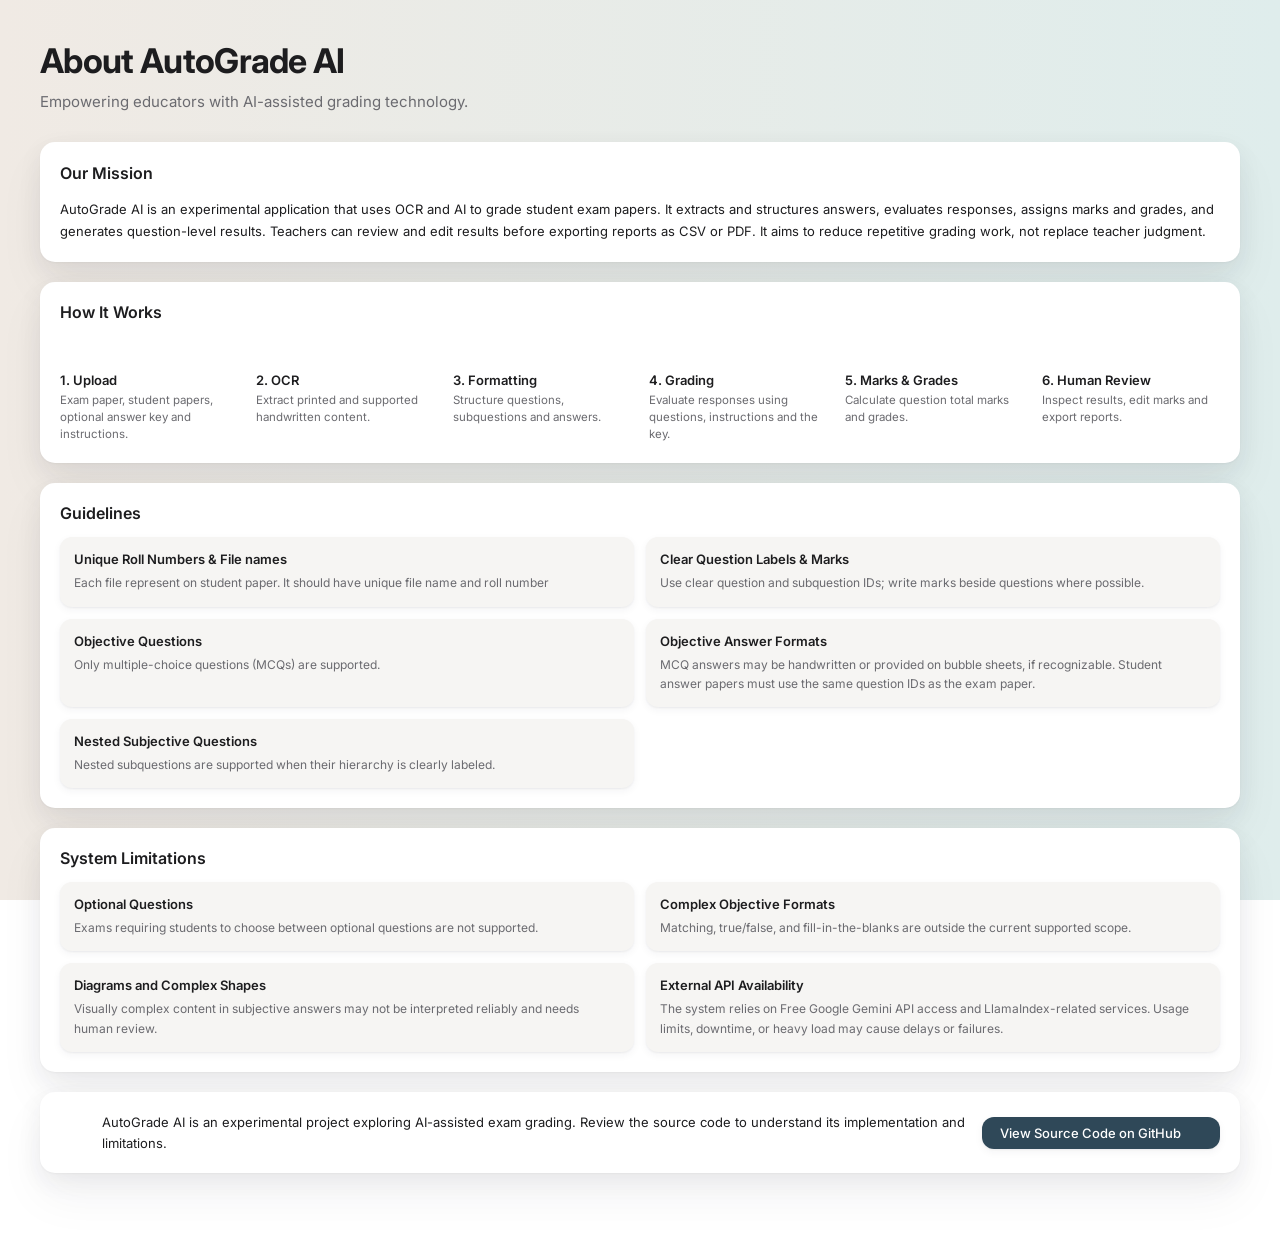
<file: frontend/about.html>
<!DOCTYPE html>
<html lang="en">
<head>
  <meta charset="UTF-8">
  <meta name="viewport" content="width=device-width, initial-scale=1">
  <title>AutoGrade AI - About Us</title>
  <link rel="preconnect" href="https://fonts.googleapis.com">
  <link href="https://fonts.googleapis.com/css2?family=Inter:wght@400;500;600;700&display=swap" rel="stylesheet">
  <link rel="stylesheet" href="css/style.css">
</head>
<body>

 

  <!-- ================= NAVBAR (same as other screens) ================= -->
  

  <main class="main-content main-content-narrow" id="about-screen">

    <!-- ================= PAGE HEADING ================= -->
    <section class="hero hero-left" id="about-hero-section">
      <h1 class="hero-title" id="about-hero-title">About AutoGrade AI</h1>
      <p class="hero-subtitle" id="about-hero-subtitle">Empowering educators with AI-assisted grading technology.</p>
    </section>

    <!-- ================= OUR MISSION ================= -->
    <section class="card" id="mission-card">
      <div class="card-header">
        <h2 class="card-title">Our Mission</h2>
        <svg class="icon mission-icon"><use href="#icon-cap"/></svg>
      </div>
      <p class="about-text" id="mission-text">AutoGrade AI is an experimental application that uses OCR and AI to grade student exam papers. It extracts and structures answers, evaluates responses, assigns marks and grades, and generates question-level results. Teachers can review and edit results before exporting reports as CSV or PDF. It aims to reduce repetitive grading work, not replace teacher judgment.</p>
    </section>

    <!-- ================= HOW IT WORKS ================= -->
    <section class="card" id="how-it-works-card">
      <div class="card-header">
        <h2 class="card-title">How It Works</h2>
      </div>
      <ol class="steps-list" id="how-it-works-steps">
        <li class="step-item" id="step-upload">
          <svg class="icon step-icon"><use href="#icon-step-upload"/></svg>
          <h3 class="step-title">1. Upload</h3>
          <p class="step-text">Exam paper, student papers, optional answer key and instructions.</p>
        </li>
        <li class="step-item" id="step-ocr">
          <svg class="icon step-icon"><use href="#icon-step-ocr"/></svg>
          <h3 class="step-title">2. OCR</h3>
          <p class="step-text">Extract printed and supported handwritten content.</p>
        </li>
        <li class="step-item" id="step-formatting">
          <svg class="icon step-icon"><use href="#icon-step-format"/></svg>
          <h3 class="step-title">3. Formatting</h3>
          <p class="step-text">Structure questions, subquestions and answers.</p>
        </li>
        <li class="step-item" id="step-grading">
          <svg class="icon step-icon"><use href="#icon-step-grading"/></svg>
          <h3 class="step-title">4. Grading</h3>
          <p class="step-text">Evaluate responses using questions, instructions and the key.</p>
        </li>
        <li class="step-item" id="step-marks-grades">
          <svg class="icon step-icon"><use href="#icon-step-marks"/></svg>
          <h3 class="step-title">5. Marks &amp; Grades</h3>
          <p class="step-text">Calculate question total marks and grades.</p>
        </li>
        <li class="step-item" id="step-human-review">
          <svg class="icon step-icon"><use href="#icon-step-review"/></svg>
          <h3 class="step-title">6. Human Review</h3>
          <p class="step-text">Inspect results, edit marks and export reports.</p>
        </li>
      </ol>
    </section>

    <!-- ================= GUIDELINES (all points in one card) ================= -->
    <section class="card" id="guidelines-card">
      <div class="card-header">
        <h2 class="card-title">Guidelines</h2>
        <svg class="icon info-item-icon"><use href="#icon-label"/></svg> 
      </div>
      <div class="info-grid" id="guidelines-list">
        <div class="info-item" id="unique-roll-no">
          <div class="info-item-head"><h3 class="info-item-title">Unique Roll Numbers & File names</h3></div>
          <p class="info-item-text">Each file represent on student paper. It should have unique file name and roll number</p>
        </div>
        <div class="info-item" id="guideline-clear-labels">
          <div class="info-item-head"><h3 class="info-item-title">Clear Question Labels & Marks</h3></div>
          <p class="info-item-text">Use clear question and subquestion IDs; write marks beside questions where possible.</p>
        </div>
        <div class="info-item" id="guideline-objective-questions">
          <div class="info-item-head"><h3 class="info-item-title">Objective Questions</h3></div>
          <p class="info-item-text">Only multiple-choice questions (MCQs) are supported.</p>
        </div>
        <div class="info-item" id="guideline-objective-answers">
          <div class="info-item-head"><h3 class="info-item-title">Objective Answer Formats</h3></div>
          <p class="info-item-text">MCQ answers may be handwritten or provided on bubble sheets, if recognizable. Student answer papers must use the same question IDs as the exam paper.</p>
        </div>
        <div class="info-item" id="guideline-nested-questions">
          <div class="info-item-head"><h3 class="info-item-title">Nested Subjective Questions</h3></div>
          <p class="info-item-text">Nested subquestions are supported when their hierarchy is clearly labeled.</p>
        </div>
      </div>
    </section>

    <!-- ================= SYSTEM LIMITATIONS (all points in one card, below guidelines) ================= -->
    <section class="card" id="limitations-card">
      <div class="card-header">
        <h2 class="card-title">System Limitations</h2>
        <svg class="icon info-item-icon info-item-icon-warning"><use href="#icon-warning"/></svg>
      </div>
      <div class="info-grid" id="limitations-list">
        <div class="info-item" id="limitation-optional-questions">
          <div class="info-item-head"><h3 class="info-item-title">Optional Questions</h3></div>
          <p class="info-item-text">Exams requiring students to choose between optional questions are not supported.</p>
        </div>
        <div class="info-item" id="limitation-complex-objective">
          <div class="info-item-head"><h3 class="info-item-title">Complex Objective Formats</h3></div>
          <p class="info-item-text">Matching, true/false, and fill-in-the-blanks are outside the current supported scope.</p>
        </div>
        <div class="info-item" id="limitation-diagrams">
          <div class="info-item-head"><h3 class="info-item-title">Diagrams and Complex Shapes</h3></div>
          <p class="info-item-text">Visually complex content in subjective answers may not be interpreted reliably and needs human review.</p>
        </div>
        <div class="info-item" id="limitation-external-api">
          <div class="info-item-head"><h3 class="info-item-title">External API Availability</h3></div>
          <p class="info-item-text">The system relies on Free Google Gemini API access and LlamaIndex-related services. Usage limits, downtime, or heavy load may cause delays or failures.</p>
        </div>
      </div>
    </section>

    <!-- ================= SOURCE CODE ================= -->
    <section class="card source-card" id="source-code-card">
      <svg class="icon source-card-icon"><use href="#icon-code"/></svg>
      <p class="source-card-text" id="source-code-text">AutoGrade AI is an experimental project exploring AI-assisted exam grading. Review the source code to understand its implementation and limitations.</p>
      <a href="https://github.com/Ahmed-Yasir1147/autograde-ai.git" class="btn-primary btn-confirm" id="source-code-button" target="_blank" rel="noopener">View Source Code on GitHub <svg class="icon"><use href="#icon-external"/></svg></a>
    </section>

  </main>

</body>
</html>
</file>
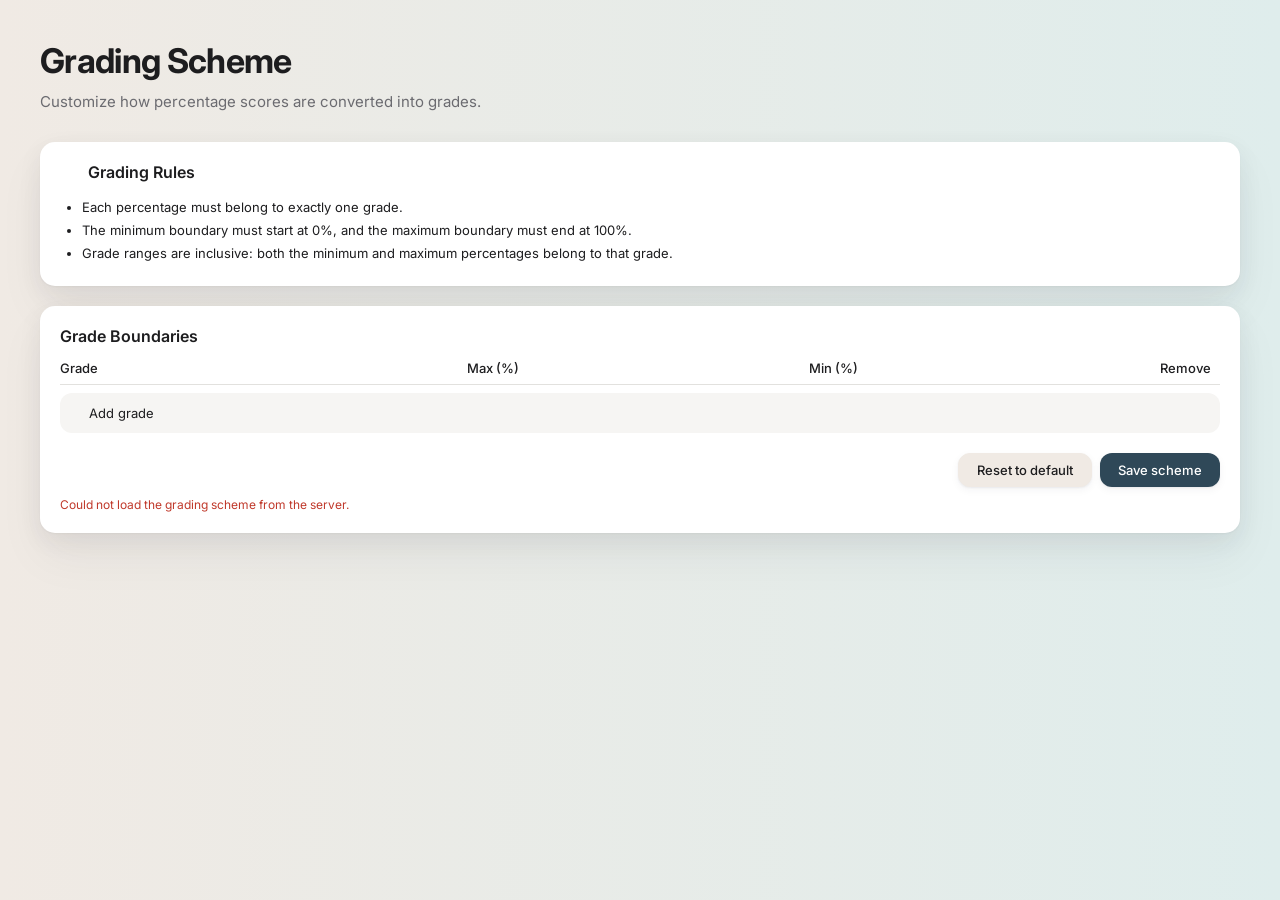
<file: frontend/grading_scheme.html>
<!DOCTYPE html>
<html lang="en">

<head>
  <meta charset="UTF-8">
  <meta name="viewport" content="width=device-width, initial-scale=1">
  <title>AutoGrade AI - Grading Scheme</title>
  <link rel="preconnect" href="https://fonts.googleapis.com">
  <link href="https://fonts.googleapis.com/css2?family=Inter:wght@400;500;600;700&display=swap" rel="stylesheet">
  <link rel="stylesheet" href="css/style.css">
  <script src="javascript/grading_scheme.js" defer></script>
</head>

<body>

  <main class="main-content main-content-narrow" id="grading-scheme-screen">

    <!-- ================= PAGE HEADING ================= -->
    <section class="hero hero-left" id="grading-hero-section">
      <h1 class="hero-title" id="grading-hero-title">Grading Scheme</h1>
      <p class="hero-subtitle" id="grading-hero-subtitle">Customize how percentage scores are converted into grades.</p>
    </section>

    <!-- ================= GRADING RULES CARD ================= -->
    <section class="card" id="grading-rules-card">
      <div class="card-header">
        <div class="card-title-group">
          <svg class="icon rules-icon">
            <use href="#icon-info" />
          </svg>
          <h2 class="card-title">Grading Rules</h2>
        </div>
      </div>
      <ul class="rules-list" id="grading-rules-list">
        <li>Each percentage must belong to exactly one grade.</li>
        <li>The minimum boundary must start at 0%, and the maximum boundary must end at 100%.</li>
        <li>Grade ranges are inclusive: both the minimum and maximum percentages belong to that grade.</li>
      </ul>
    </section>

    <!-- ================= GRADE BOUNDARIES CARD ================= -->
    <section class="card" id="grade-boundaries-card">
      <div class="card-header">
        <h2 class="card-title">Grade Boundaries</h2>
      </div>

      <!-- Column headings -->
      <div class="boundary-row boundary-row-head" id="grade-boundaries-head">
        <span>Grade</span>
        <span>Max (%)</span>
        <span>Min (%)</span>
        <span class="boundary-cell-center">Remove</span>
      </div>

      <!-- Grade rows (copy one <div class="boundary-row"> to add a grade) -->
      <div id="grade-boundaries-rows">
        <!--div class="boundary-row" id="grade-row-a">
          <input type="text" class="input-field" id="grade-a-name" value="A" aria-label="Grade name">
          <input type="number" class="input-field" id="grade-a-max" value="100" min="0" max="100" aria-label="Maximum percentage">
          <input type="number" class="input-field" id="grade-a-min" value="90" min="0" max="100" aria-label="Minimum percentage">
          <button type="button" class="paper-item-remove boundary-cell-center" id="grade-a-remove" aria-label="Remove grade A"><svg class="icon"><use href="#icon-close"/></svg></button>
        </div-->

      </div>

      <button type="button" class="add-grade-button" id="add-grade-button"><svg class="icon">
          <use href="#icon-plus" />
        </svg>Add grade</button>

      <div class="card-actions scheme-actions" id="scheme-actions">
        <button type="button" class="btn-small btn-reset" id="reset-scheme-button">Reset to default</button>
        <button type="button" class="btn-primary btn-confirm" id="save-scheme-button">Save scheme</button>
      </div>

      <span id="invalid-grading-scheme-error" class="card-error"> </span>

    </section>

    <div class="results-banner success-banner" id="grading-scheme-success-banner" hidden>
        <svg class="icon success-banner-icon"><use href="#icon-check"/></svg>
        <p class="results-banner-text" id="grading-scheme-success-banner-text"></p>
    </div>

  </main>

</body>

</html>
</file>
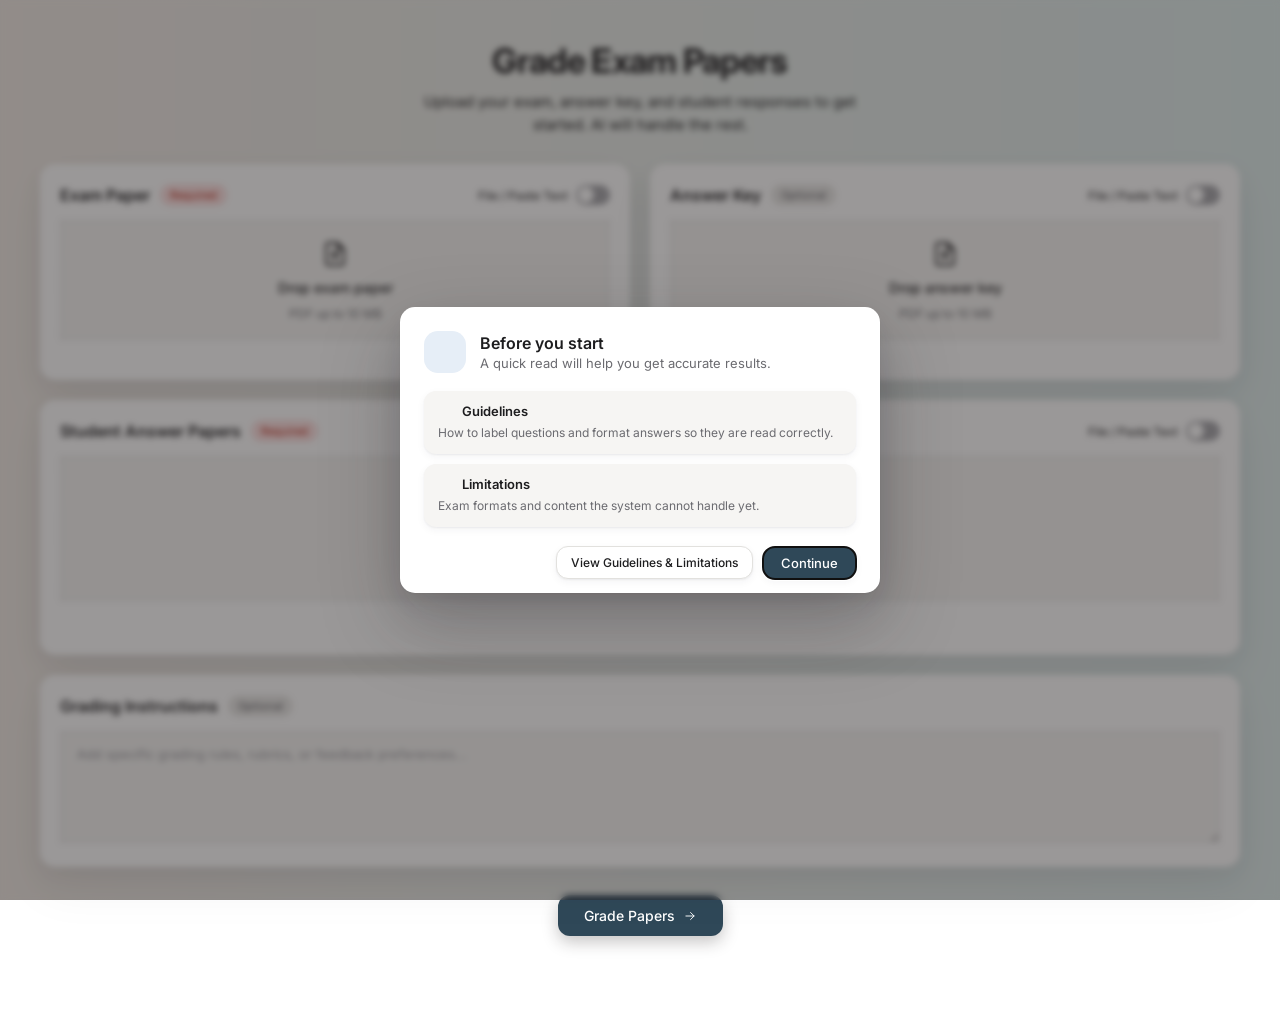
<file: frontend/home.html>
<!DOCTYPE html>
<html lang="en">
<head>
  <meta charset="UTF-8">
  <meta name="viewport" content="width=device-width, initial-scale=1">
  <title>AutoGrade AI - Grade Exam Papers</title>
  <link rel="preconnect" href="https://fonts.googleapis.com">
  <link href="https://fonts.googleapis.com/css2?family=Inter:wght@400;500;600;700&display=swap" rel="stylesheet">
  <link rel="stylesheet" href="css/style.css">
  <script src="javascript/home.js" defer></script>
</head>
<body>

  <!-- Reusable SVG icons (referenced with <use href="#...">) -->
  <svg width="0" height="0" style="position:absolute" aria-hidden="true">
    <symbol id="icon-upload" viewBox="0 0 24 24"><path d="M14 3H7a2 2 0 0 0-2 2v14a2 2 0 0 0 2 2h10a2 2 0 0 0 2-2V8z"/><path d="M14 3v5h5"/><path d="M12 17v-6"/><path d="m9.5 13 2.5-2.5 2.5 2.5"/></symbol>
    <symbol id="icon-upload-multi" viewBox="0 0 24 24"><path d="M9 7h8a2 2 0 0 1 2 2v10a2 2 0 0 1-2 2H9a2 2 0 0 1-2-2V9a2 2 0 0 1 2-2z"/><path d="M5 17V6a2 2 0 0 1 2-2h8"/><path d="M13 18v-5"/><path d="m10.8 14.8 2.2-2.2 2.2 2.2"/></symbol>
    <symbol id="icon-file" viewBox="0 0 24 24"><path d="M14 3H7a2 2 0 0 0-2 2v14a2 2 0 0 0 2 2h10a2 2 0 0 0 2-2V8z"/><path d="M14 3v5h5"/><path d="M9 13h6M9 17h4"/></symbol>
    <symbol id="icon-close" viewBox="0 0 24 24"><path d="M6 6l12 12M18 6 6 18"/></symbol>
    <symbol id="icon-paperclip" viewBox="0 0 24 24"><path d="m21 11-8.5 8.5a5 5 0 0 1-7-7L14 4a3.5 3.5 0 0 1 5 5l-8.5 8.5a2 2 0 0 1-3-3L15 7"/></symbol>
    <symbol id="icon-arrow" viewBox="0 0 24 24"><path d="M5 12h14M13 6l6 6-6 6"/></symbol>
  </svg>
    

    <main class="main-content" id="home-screen">

      <!-- Dialog to navigate towards Guidelines & Instructions-->
      <dialog class="guidelines-dialog" id="guidelines-dialog" aria-labelledby="guidelines-dialog-title">
        <div class="guidelines-dialog-body">
            <div class="guidelines-dialog-head">
                <span class="guidelines-dialog-badge"><svg class="icon"><use href="#icon-info"/></svg></span>
                <div>
                    <h2 class="card-title" id="guidelines-dialog-title">Before you start</h2>
                    <p class="guidelines-dialog-subtitle">A quick read will help you get accurate results.</p>
                </div>
            </div>

            <ul class="guidelines-dialog-points" id="guidelines-dialog-points">
                <li class="dialog-point">
                    <div class="dialog-point-head">
                        <svg class="icon dialog-point-icon"><use href="#icon-check-square"/></svg>
                        <h3 class="dialog-point-title">Guidelines</h3>
                    </div>
                    <p class="dialog-point-text">How to label questions and format answers so they are read correctly.</p>
                </li>
                <li class="dialog-point">
                    <div class="dialog-point-head">
                        <svg class="icon dialog-point-icon dialog-point-icon-warning"><use href="#icon-warning"/></svg>
                        <h3 class="dialog-point-title">Limitations</h3>
                    </div>
                    <p class="dialog-point-text">Exam formats and content the system cannot handle yet.</p>
                </li>
            </ul>
        </div>

        <div class="guidelines-dialog-footer" id="guidelines-dialog-footer">
            <a href="#about" class="btn-small" id="dialog-view-guidelines-btn">View Guidelines &amp; Limitations</a>
            <form method="dialog">
                <button type="submit" class="btn-primary btn-confirm" id="guidelines-dialog-continue" autofocus>Continue</button>
            </form>
        </div>
    </dialog>
          

      <!-- ================= HERO ================= -->
      <section class="hero" id="hero-section">
        <h1 class="hero-title" id="hero-title">Grade Exam Papers</h1>
        <p class="hero-subtitle" id="hero-subtitle">Upload your exam, answer key, and student responses to get started. AI will handle the rest.</p>
      </section>

      <!-- ================= EXAM PAPER + ANSWER KEY ================= -->
      <div class="cards-row" id="exam-and-key-row">

        <!-- Exam paper card -->
        <section class="card" id="exam-paper-card">
          <input type="checkbox" class="toggle-input" id="exam-paper-toggle">
          <div class="card-header">
            <div class="card-title-group">
              <h2 class="card-title">Exam Paper</h2>
              <span class="badge badge-required">Required</span>
            </div>
            <label class="toggle" for="exam-paper-toggle">
              <span class="toggle-label">File / Paste Text</span>
              <span class="toggle-switch"></span>
            </label>
          </div>
          <div class="card-body">
            <div class="panel-upload" id="exam-paper-upload-panel">
              <label class="upload-zone" id="exam-paper-upload-zone" for="exam-paper-file">
                <svg class="icon upload-zone-icon"><use href="#icon-upload"/></svg>
                <span class="upload-zone-label" id="exam-paper-upload-zone-label">Drop exam paper</span>
                <span class="upload-zone-hint" id="exam-paper-upload-zone-hint">PDF up to 10 MB</span>
                <input type="file" id="exam-paper-file" accept=".pdf,.doc,.docx,.png,.jpeg,.jpg,.webp,application/pdf,application/msword,application/vnd.openxmlformats-officedocument.wordprocessingml.document,image/png,image/jpeg,image/webp" hidden>
              </label>
            </div>
            <div class="panel-paste" id="exam-paper-paste-panel">
              <textarea class="text-area" id="exam-paper-text" placeholder="Paste the exam questions here..."></textarea>
            </div>
          </div>
          <span class="card-error" id="exam-paper-card-error"> </span>
        </section>

        <!-- Answer key card -->
        <section class="card" id="answer-key-card">
          <input type="checkbox" class="toggle-input" id="answer-key-toggle">
          <div class="card-header">
            <div class="card-title-group">
              <h2 class="card-title">Answer Key</h2>
              <span class="badge">Optional</span>
            </div>
            <label class="toggle" for="answer-key-toggle">
              <span class="toggle-label">File / Paste Text</span>
              <span class="toggle-switch"></span>
            </label>
          </div>
          <div class="card-body">
            <div class="panel-upload" id="answer-key-upload-panel">
              <label class="upload-zone" id="answer-key-upload-zone" for="answer-key-file">
                <svg class="icon upload-zone-icon"><use href="#icon-upload"/></svg>
                <span class="upload-zone-label" id="answer-key-upload-zone-label">Drop answer key</span>
                <span class="upload-zone-hint" id="answer-key-upload-zone-hint">PDF up to 10 MB</span>
                <input type="file" id="answer-key-file" accept=".pdf,.doc,.docx,.png,.jpeg,.jpg,.webp,application/pdf,application/msword,application/vnd.openxmlformats-officedocument.wordprocessingml.document,image/png,image/jpeg,image/webp" hidden>
              </label>
            </div>
            <div class="panel-paste" id="answer-key-paste-panel">
              <textarea class="text-area" id="answer-key-text" placeholder="Paste the answer key here..."></textarea>
            </div>
          </div>
        </section>
      </div>

      <!-- ================= STUDENT ANSWER PAPERS ================= -->
      <section class="card" id="student-papers-card">
        <input type="checkbox" class="toggle-input" id="student-papers-toggle">
        <div class="card-header">
          <div class="card-title-group">
            <h2 class="card-title">Student Answer Papers</h2>
            <span class="badge badge-required">Required</span>
          </div>
          <label class="toggle" for="student-papers-toggle">
            <span class="toggle-label">File / Paste Text</span>
            <span class="toggle-switch"></span>
          </label>
        </div>

        <div class="card-body">
          <!-- File mode -->
          

          <div class="panel-upload" id="answer-key-upload-panel">
              <label class="upload-zone" id="answer-key-upload-zone" for="student-papers-file">
                <svg class="icon upload-zone-icon"><use href="#icon-upload"/></svg>
                <span class="upload-zone-label">Drop student answers</span>
                <span class="upload-zone-hint">Choose multiples files at once</span>
                <span class="upload-zone-hint">PDF up to 10 MB</span>
                <input type="file" id="student-papers-file" accept=".pdf,.doc,.docx,.png,.jpeg,.jpg,.webp,application/pdf,application/msword,application/vnd.openxmlformats-officedocument.wordprocessingml.document,image/png,image/jpeg,image/webp" multiple hidden>
              </label>
            </div>

          <!-- Paste text mode: add a new text box per pasted paper -->
          <div class="panel-paste" id="student-papers-paste-panel">
            <textarea class="text-area" id="student-paper-text" placeholder="Paste a student's answers here..."></textarea>
            <div class="paste-actions">
                <button type="button" class="btn-primary btn-confirm" id="student-papers-submit-button">Add to list</button>
            </div>
          </div>  
        </div>

        <!-- Added papers list (compact sub-cards).
             File mode shows the real file name + size.
             Paste-text mode names them "Answer paper 1", "Answer paper 2", ... in order added. -->
        <ul class="paper-list" id="student-papers-list">
          <!--li class="paper-item" id="student-paper-1">
            <span class="paper-item-thumb"><svg class="icon"><use href="#icon-file"/></svg></span>
            <div class="paper-item-info">
              <p class="paper-item-name">Student_Response_01.pdf</p>
              <p class="paper-item-size">1.2 MB</p>
            </div>
            <button type="button" class="paper-item-remove" aria-label="Remove Student_Response_01.pdf"><svg class="icon"><use href="#icon-close"/></svg></button>
          </li-->

          </ul>

          <span class="card-error" id="student-papers-card-error"> </span>

      </section>

      <!-- ================= GRADING INSTRUCTIONS ================= -->
      <section class="card" id="grading-instructions-card">
        <div class="card-header" id="grading-instructions-card-header">
            <div class="card-title-group">
                <h2 class="card-title">Grading Instructions</h2>
                <span class="badge">Optional</span>
            </div>
        </div>
        <textarea class="text-area" id="grading-instructions-text" placeholder="Add specific grading rules, rubrics, or feedback preferences..."></textarea>
      </section>

      <!-- ================= PRIMARY ACTION ================= -->
      <div class="cta-wrapper" id="grade-papers-wrapper">
        <button type="button" class="btn-primary" id="grade-papers-button">Grade Papers <svg class="icon"><use href="#icon-arrow"/></svg></button>
      </div>

      <div class="loading-section" id="loading-section" hidden>
        <div class="loading-bar"><div class="loading-bar-fill"></div></div>
        <p class="loading-text" id="loading-text"></p>
      </div>


        <!-- ================= RESULTS (optional - hidden until grading finishes) ================= -->
        <div class="results-section" id="results-section">

            <!-- Results banner -->
            <div class="results-banner" id="results-banner" hidden>
                <svg class="icon results-banner-icon" id="results-icon"><use href="#icon-check"/></svg>
                <p class="results-banner-text" id="results-banner-text"></p>
            </div>

            <div id="results-content" hidden>
            <!-- Summary stat cards -->
            <div class="stats-row" id="results-stats">
                <div class="stat-card"><p class="stat-label">Total Papers</p><p class="stat-value" id="results-total-papers">24</p></div>
                <div class="stat-card"><p class="stat-label">Grading Successful</p><p class="stat-value" id="results-successfully-checked">21</p></div>
                <div class="stat-card"><p class="stat-label stat-label-danger">Grading Failed</p><p class="stat-value stat-value-danger" id="results-failed">3</p></div>
                <div class="stat-card"><p class="stat-label">Total Marks</p><p class="stat-value" id="results-total-marks">100</p></div>
                <div class="stat-card"><p class="stat-label">Average Marks</p><p class="stat-value" id="results-average-marks">76.4</p></div>
                <div class="stat-card"><p class="stat-label">Minimum Marks</p><p class="stat-value" id="results-minimum-marks">42</p></div>
                <div class="stat-card"><p class="stat-label">Maximum Marks</p><p class="stat-value" id="results-maximum-marks">96</p></div>
            </div>

            <!-- Grading results table -->
            <section class="card" id="grading-results-card">
                <div class="card-header">
                <h2 class="card-title">Grading Results</h2>
                </div>
                <div class="table-wrapper">
                <table class="data-table" id="grading-results-table">
                    <thead>
                    <tr><th>S.No.</th><th>Roll Number</th><th id="grading-results-table-marks">Marks</th><th>Grade</th></tr>
                    </thead>
                    <tbody id="overall-results-table-body">
                      
                    </tbody>
                </table>
                </div>
                <div class="card-actions results-actions" id="results-download-actions">
                <button type="button" class="btn-small" id="download-csv-button">Download CSV</button>
                <button type="button" class="btn-small btn-small-dark" id="download-pdf-button">Download PDF</button>
                </div>
            </section>

            <!-- Detailed marks report (one student at a time) -->
            <section class="card" id="detailed-report-card">
                <div class="card-header">
                <div>
                    <h2 class="card-title">Detailed Marks Report</h2>
                    <p class="card-subtitle">Review the marks and grading result for an individual student.</p>
                </div>
                <label class="select-field" for="student-select">
                    <span class="select-field-label">Select Student</span>
                    <select class="select-field-input" id="student-select">
                    
                    </select>
                </label>
                </div>
                <div class="table-wrapper">
                <table class="data-table" id="student-detailed-report-table">
                    <thead>
                    <tr><th>Question No.</th><th>Total Marks</th><th>Obtained Marks</th><th>Reasoning</th></tr>
                    </thead>
                    <tbody id="student-detailed-report-table-body">
                    
                    </tbody>
                </table>
                </div>
                <div class="card-actions results-actions" id="results-download-actions">
                <button type="button" class="btn-small" id="detail-result-download-csv-button">Download CSV</button>
                <button type="button" class="btn-small btn-small-dark" id="detail-result-download-pdf-button">Download PDF</button>
                </div>
            </section>
            </div>
        </div>
    </main>

</body>
</html>
</file>
<file: frontend/css/style.css>
/* =========================================================
   AutoGrade AI - shared stylesheet
   1. Variables  2. Base  3. Navbar  4. Hero  5. Cards
   6. Upload zone  7. Paste-text toggle  8. Student papers
   9. Grading instructions  10. Buttons  11. Responsive
   ========================================================= */

/* 1. VARIABLES - edit colours, radii and shadows here */
:root {
    --bg-start: #F0EAE4;
    --bg-end: #DFEDEC;
    --text-main: #1d1d1f;
    --text-muted: #6b6b70;
    --border-dashed: #cfcfd2;
    --surface: #ffffff;
    --surface-soft: #f6f5f3;
    --accent-grad: linear-gradient(90deg, #e9967a, #d9667a);
    --badge-required-bg: #fde0e0;
    --badge-required-text: #c0392b;
    --badge-neutral-bg: #e9e8e6;
    --btn-dark: #2F4858;

    --radius-card: 15px;
    --radius-inner: 16px;
    --radius-small: 12px;
    --radius-pill: 999px;

    --shadow-card: 0 1px 2px rgba(40, 40, 50, .04), 0 8px 24px rgba(40, 40, 50, .07), 0 24px 48px rgba(40, 40, 50, .05);
    --shadow-small: 0 1px 2px rgba(40, 40, 50, .06), 0 3px 8px rgba(40, 40, 50, .05);
    --font: 'Inter', system-ui, -apple-system, 'Segoe UI', sans-serif;
}

/* 2. BASE */
* {
    box-sizing: border-box;
    margin: 0;
    padding: 0;
}

body {
    font-family: var(--font);
    color: var(--text-main);
    min-height: 100vh;
    padding: 0px 0px;
    background: linear-gradient(to right, var(--bg-start), var(--bg-end));
    background-attachment: fixed;
}

button,
textarea {
    font-family: inherit;
}

.icon {
    width: 1em;
    height: 1em;
    stroke: currentColor;
    fill: none;
    stroke-width: 1.6;
    stroke-linecap: round;
    stroke-linejoin: round;
    flex-shrink: 0;
}

.app-container {
    margin: 0 auto;
    background: rgba(255, 255, 255, .38);
    border: 1px solid rgba(255, 255, 255, .6);
    border-radius: 28px;
    box-shadow: 0 20px 60px rgba(60, 70, 80, .10);
    backdrop-filter: blur(14px);
    -webkit-backdrop-filter: blur(14px);
    overflow: hidden;
}

.main-content {
    padding: 0 40px 48px;
}

/* 3. NAVBAR */
.navbar {
    display: flex;
    align-items: center;
    height: 50px;
    justify-content: space-between;
    padding: 0 40px;
    border-bottom: 1px dashed rgb(83, 81, 81);
    position: sticky;
    top: 0;
    z-index: 10;
    background: linear-gradient(to right, var(--bg-start), var(--bg-end));
}

.navbar-logo {
    display: flex;
    align-items: center;
    gap: 8px;
    text-decoration: none;
    color: var(--text-main);
    font-weight: 700;
    font-size: 18px;
}

.navbar-logo-icon {
    width: 30px;
    height: 30px;
}

.navbar-logo-ai {
    background: var(--accent-grad);
    -webkit-background-clip: text;
    background-clip: text;
    color: transparent;
}

.navbar-links {
    display: flex;
    gap: 28px;
    list-style: none;
    height: 100%;
}

.navbar-link {
    display: flex;
    align-items: center;
    height: 100%;
    font-size: 14px;
    color: var(--text-muted);
    text-decoration: none;
    border-bottom: 2px solid transparent;
    transition: color .2s;
}

.navbar-link:hover {
    color: var(--text-main);
}

.navbar-link.is-active {
    color: var(--text-main);
    border-bottom-color: var(--text-main);
}

/* 4. HERO */
.hero {
    text-align: center;
    padding: 40px 0 28px;
}

.hero-title {
    font-size: 34px;
    font-weight: 700;
    letter-spacing: -.02em;
    margin-bottom: 10px;
}

.hero-subtitle {
    font-size: 15px;
    line-height: 1.5;
    color: var(--text-main);
    max-width: 440px;
    margin: 0 auto;
}

/* 5. CARDS - reused by every section */
.cards-row {
    display: grid;
    grid-template-columns: 1fr 1fr;
    gap: 20px;
    margin-bottom: 20px;
}

.card {
    position: relative;
    background: var(--surface);
    border-radius: var(--radius-card);
    box-shadow: var(--shadow-card);
    padding: 20px;
    margin-bottom: 20px;
}

.invalid-card {
    border: 1px solid #f37c6f;
}

.cards-row .card {
    margin-bottom: 0;
}

.card-header {
    display: flex;
    align-items: center;
    justify-content: space-between;
    gap: 12px;
    margin-bottom: 14px;
}

.card-title-group {
    display: flex;
    align-items: center;
    gap: 10px;
}

.card-title {
    font-size: 16px;
    font-weight: 600;
}

.card-actions {
    display: flex;
    gap: 8px;
}

.card-error {
    font-size: 12px;
    color: var(--badge-required-text);
    margin-top: 10px;
    display: inline-block;
}

/* Badges */
.badge {
    font-size: 11px;
    font-weight: 500;
    padding: 4px 10px;
    border-radius: var(--radius-pill);
    background: var(--badge-neutral-bg);
    color: var(--text-muted);
}

.badge-required {
    background: var(--badge-required-bg);
    color: var(--badge-required-text);
}

/* 6. UPLOAD ZONE - dashed drop area, reused by all three upload cards */
.upload-zone {
    display: flex;
    flex-direction: column;
    align-items: center;
    justify-content: center;
    gap: 10px;
    min-height: 112px;
    padding: 18px;
    text-align: center;
    background: var(--surface-soft);
    border: 1.5px dashed var(--border-dashed);
    cursor: pointer;
    transition: background .2s, border-color .2s;
}

.upload-zone:hover {
    background: #f0efec;
    border-color: #b5b5ba;
}

.upload-zone-icon {
    font-size: 30px;
}

.upload-zone-label {
    font-size: 14px;
    font-weight: 500;
}

.upload-zone-hint {
    font-size: 12px;
    color: var(--text-muted);
}

.upload-zone-row {
    flex-direction: row;
    gap: 14px;
}

/* 7. FILE / PASTE TEXT TOGGLE (CSS only - no JavaScript needed) */
.toggle-input {
    position: absolute;
    opacity: 0;
    pointer-events: none;
}

.toggle {
    display: flex;
    align-items: center;
    gap: 8px;
    font-size: 12px;
    color: var(--text-main);
    cursor: pointer;
    user-select: none;
}

.toggle-switch {
    width: 34px;
    height: 20px;
    border-radius: var(--radius-pill);
    background: #a6a6ab;
    position: relative;
    transition: background .2s;
}

.toggle-switch::after {
    content: '';
    position: absolute;
    top: 2px;
    left: 2px;
    width: 16px;
    height: 16px;
    border-radius: 50%;
    background: #fff;
    box-shadow: 0 1px 3px rgba(0, 0, 0, .25);
    transition: transform .2s;
}

.toggle-input:checked~.card-header .toggle-switch {
    background: var(--btn-dark);
}

.toggle-input:checked~.card-header .toggle-switch::after {
    transform: translateX(14px);
}

.toggle-input:focus-visible~.card-header .toggle-switch {
    outline: 2px solid var(--btn-dark);
    outline-offset: 2px;
}

.panel-paste {
    display: none;
}

.toggle-input:checked~.card-body .panel-upload {
    display: none;
}

.toggle-input:checked~.card-body .panel-paste {
    display: block;
}

/* Textareas (paste text + grading instructions) */
.text-area {
    width: 100%;
    min-height: 112px;
    padding: 14px 16px;
    resize: vertical;
    font-size: 13px;
    color: var(--text-main);
    background: var(--surface-soft);
    border: 1px solid #d9d9dc;
    outline: none;
    transition: border-color .2s, box-shadow .2s;
}

.text-area::placeholder {
    color: #9a9aa0;
}

.text-area:focus {
    border-color: #8f8f96;
    box-shadow: 0 0 0 3px rgba(31, 28, 27, .08);
}

.panel-paste .text-area {
    min-height: 112px;
    background: var(--surface-soft);
}

/* 8. STUDENT PAPERS - compact sub-cards, no progress bars */
.paper-list {
    list-style: none;
    display: grid;
    grid-template-columns: repeat(auto-fit, minmax(min(100%, 200px), max-content));
    gap: 10px;
    margin-top: 14px;
}

.paper-item {
    display: flex;
    align-items: center;
    gap: 10px;
    padding: 8px 10px;
    max-width: 200px;
    background: var(--surface-soft);
    border-radius: var(--radius-small);
    box-shadow: var(--shadow-small);
}

.paper-item-thumb {
    width: 26px;
    height: 32px;
    display: grid;
    place-items: center;
    background: #fff;
    border-radius: 5px;
    font-size: 16px;
    color: var(--text-muted);
    box-shadow: 0 0 0 1px rgba(0, 0, 0, .06);
}

.paper-item-info {
    flex: 1;
    min-width: 0;
}

.paper-item-name {
    font-size: 12px;
    font-weight: 500;
    white-space: nowrap;
    overflow: hidden;
    text-overflow: ellipsis;
}

.paper-item-size {
    font-size: 11px;
    color: var(--text-muted);
}

.paper-item-remove {
    display: grid;
    place-items: center;
    width: 22px;
    height: 22px;
    border: 0;
    border-radius: 50%;
    background: transparent;
    color: var(--text-muted);
    font-size: 14px;
    cursor: pointer;
    transition: background .2s, color .2s;
}

.paper-item-remove:hover {
    background: #e4e3e0;
    color: var(--text-main);
}

/* 9. GRADING INSTRUCTIONS */
.instructions-text-area {
    min-height: 84px;
}

/* 10. BUTTONS */
.btn-small {
    display: inline-flex;
    align-items: center;
    gap: 6px;
    padding: 6px 12px;
    font-size: 12px;
    font-weight: 500;
    color: var(--text-main);
    background: var(--surface-soft);
    border: 1px solid #e2e1de;
    border-radius: var(--radius-small);
    box-shadow: var(--shadow-small);
    cursor: pointer;
    transition: background .2s;
}

.btn-small:hover {
    background: #ecebe8;
}

.btn-add-papers {
    background: #fff;
    font-size: 13px;
    padding: 8px 16px;
}

.cta-wrapper {
    display: flex;
    justify-content: center;
    padding-top: 8px;
}

.btn-primary {
    display: inline-flex;
    align-items: center;
    gap: 8px;
    padding: 12px 26px;
    font-size: 14px;
    font-weight: 500;
    color: #fff;
    background: var(--btn-dark);
    border: 0;
    border-radius: var(--radius-small);
    box-shadow: 0 6px 16px rgba(31, 28, 27, .25);
    cursor: pointer;
    transition: transform .15s, box-shadow .15s;
}

.btn-primary:hover {
    transform: translateY(-1px);
    box-shadow: 0 10px 22px rgba(31, 28, 27, .3);
}

/* Confirm button under pasted-text box */
.paste-actions {
    display: flex;
    justify-content: flex-end;
    margin-top: 10px;
}

.btn-confirm {
    padding: 8px 18px;
    font-size: 13px;
    box-shadow: var(--shadow-small);
}

/* Loading bar shown while grading */
.loading-section {
    max-width: 320px;
    margin: 16px auto 0;
    text-align: center;
}

.loading-bar {
    height: 6px;
    overflow: hidden;
    background: rgba(31, 28, 27, .12);
    border-radius: var(--radius-pill);
}

.loading-bar-fill {
    width: 40%;
    height: 100%;
    background: var(--btn-dark);
    border-radius: var(--radius-pill);
    animation: loading-slide 1.2s ease-in-out infinite;
}

@keyframes loading-slide {
    0%   { transform: translateX(-100%); }
    100% { transform: translateX(250%); }
}

.loading-text {
    margin-top: 8px;
    font-size: 12px;
    color: var(--text-muted);
}

.btn-primary:disabled {
    opacity: .6;
    cursor: not-allowed;
    transform: none;
}



/* 12. RESULTS (optional section, shown after grading) */
.results-section {
    margin-top: 32px;
}

/* Success banner - same white card surface, green accent */
.results-banner {
    display: flex;
    align-items: center;
    gap: 10px;
    padding: 12px 16px;
    margin-bottom: 20px;
    border-radius: var(--radius-small);
    box-shadow: var(--shadow-small);
}

.results-banner-icon {
    font-size: 20px;
}

.results-banner-text {
    flex: 1;
    font-size: 14px;
}

.success-banner {
    background: #c3e7cf;
    border: 1px dashed rgb(19, 183, 19);
}

.success-banner-icon {
    font-size: 20px;
    color: #2e8b57;
}

.failure-banner {
    background: #f2a197;
    border: 1px dashed #d54836;
}

.failure-banner-icon {
    font-size: 20px;
    color: #d54836;
}

/* Stat cards */
.stats-row {
    display: grid;
    grid-template-columns: repeat(auto-fit, minmax(110px, 1fr));
    gap: 6px;
    margin-bottom: 20px;
}

.stat-card {
    display: flex;
    flex-direction: column;
    align-items: center;
    justify-content: center;
    gap: 6px;
    padding: 14px 8px;
    text-align: center;
    background: var(--surface-soft);
    box-shadow: var(--shadow-small);
    transition: transform .2s ease, box-shadow .2s ease;
}

.stat-card:hover {
    transform: scale(1.04);
    box-shadow: var(--shadow-card);
}

.stat-label {
    font-size: 11px;
    color: var(--text-muted);
}

.stat-value {
    font-size: 22px;
    font-weight: 600;
}

.stat-label-danger,
.stat-value-danger {
    color: var(--badge-required-text);
}

/* Tables with banded rows */
.card-subtitle {
    margin-top: 4px;
    font-size: 12px;
    color: var(--text-muted);
}

.table-wrapper {
    overflow-x: auto;
}

.data-table {
    width: 100%;
    border-collapse: collapse;
    font-size: 13px;
}

.data-table th {
    padding: 10px 14px;
    text-align: left;
    font-size: 12px;
    font-weight: 600;
    color: var(--text-muted);
    border-bottom: 1px solid #e2e1de;
}

.data-table td {
    padding: 10px 14px;
}

.data-table tbody tr:nth-child(even) {
    background: var(--surface-soft);
}

.data-table tbody tr {
    transition: background .15s ease;
}

.data-table tbody tr:hover {
    background: #d9d7d2;
}

.grade-fail {
    color: var(--badge-required-text);
}

/* Narrow "Result" column: one-word Correct / Incorrect */
.result-pill {
    display: inline-block;
    padding: 3px 10px;
    font-size: 11px;
    font-weight: 500;
    border-radius: var(--radius-pill);
}

.result-correct {
    background: #dff3e6;
    color: #23744a;
}

.result-incorrect {
    background: var(--badge-required-bg);
    color: var(--badge-required-text);
}

.results-actions {
    justify-content: flex-end;
    margin-top: 16px;
}

.btn-small-dark {
    background: var(--btn-dark);
    border-color: var(--btn-dark);
    color: #fff;
}

.btn-small-dark:hover {
    background: #36312f;
}

/* Student dropdown */
.select-field {
    display: flex;
    flex-direction: column;
    gap: 2px;
    padding: 6px 10px;
    min-width: 150px;
    background: var(--surface-soft);
    border: 1px solid #d9d9dc;
    box-shadow: var(--shadow-small);
}

.select-field-label {
    font-size: 10px;
    color: var(--text-muted);
}

.select-field-input {
    font-family: inherit;
    font-size: 13px;
    border: 0;
    background: transparent;
    outline: none;
    cursor: pointer;
}

.scheme-error-message {
    border: 1px solid #f37c6f;
}


/* 13. GRADING SCHEME SCREEN */
.main-content-narrow {
    margin: 0 auto;
}

.hero-left {
    text-align: left;
}

.hero-left .hero-subtitle {
    margin: 0;
    max-width: none;
    color: var(--text-muted);
}

/* Grading rules card */
.rules-icon {
    font-size: 18px;
}

.rules-list {
    padding-left: 22px;
    font-size: 13px;
    line-height: 1.8;
}

/* Grade boundaries rows */
.boundary-table {
    max-width: 640px;
    margin: 0 auto;
}

.boundary-row {
    display: grid;
    grid-template-columns: 1.2fr 1fr 1fr 70px;
    gap: 14px;
    align-items: center;
    padding: 6px 0;
}

.boundary-row-head {
    padding: 0 0 8px;
    font-size: 13px;
    font-weight: 500;
    border-bottom: 1px solid #e2e1de;
}

.boundary-cell-center {
    justify-self: center;
}

.input-field {
    width: 100%;
    padding: 10px 14px;
    font-family: inherit;
    font-size: 13px;
    color: var(--text-main);
    background: var(--surface-soft);
    border: 1px solid #d9d9dc;
    border-radius: var(--radius-small);
    outline: none;
    transition: border-color .2s, box-shadow .2s;
}

.input-field:focus {
    border-color: #8f8f96;
    box-shadow: 0 0 0 3px rgba(31, 28, 27, .08);
}

.add-grade-button {
    display: flex;
    align-items: center;
    gap: 8px;
    width: 100%;
    margin-top: 8px;
    padding: 12px 8px;
    font-family: inherit;
    font-size: 13px;
    color: var(--text-main);
    background: var(--surface-soft);
    border: 0;
    border-radius: var(--radius-small);
    cursor: pointer;
    transition: background .2s;
}

.add-grade-button:hover {
    background: #ecebe8;
}

/* Bottom buttons */
.scheme-actions {
    justify-content: flex-end;
    margin-top: 20px;
}

.btn-reset {
    background: var(--bg-start);
    border-color: var(--bg-start);
    padding: 8px 18px;
    font-size: 13px;
}

.btn-reset:hover {
    background: #e6dfd8;
}

/* 14. ABOUT US SCREEN */
.mission-icon {
    font-size: 22px;
    color: var(--text-muted);
}

.about-text {
    font-size: 13px;
    line-height: 1.7;
}

/* How it works: 6 steps with a connecting arrow between them */
.steps-list {
    list-style: none;
    display: grid;
    grid-template-columns: repeat(6, 1fr);
    gap: 18px;
}

.step-item {
    position: relative;
}

.step-icon {
    font-size: 22px;
    margin-bottom: 10px;
}

.step-title {
    font-size: 13px;
    font-weight: 600;
    margin-bottom: 4px;
}

.step-text {
    font-size: 11.5px;
    line-height: 1.5;
    color: var(--text-muted);
}

/* Guidelines + limitations sub-cards (same inner colour as file sub-cards) */
.info-grid {
    display: grid;
    grid-template-columns: repeat(2, 1fr);
    gap: 12px;
}

.info-item {
    padding: 14px;
    background: var(--surface-soft);
    border-radius: var(--radius-small);
    box-shadow: var(--shadow-small);
}

.info-item-head {
    display: flex;
    align-items: center;
    gap: 8px;
    margin-bottom: 6px;
}

.info-item-icon {
    font-size: 16px;
    color: #2e8b57;
}

.info-item-icon-warning {
    color: #d9922b;
}

.info-item-title {
    font-size: 13px;
    font-weight: 600;
}

.info-item-text {
    font-size: 12px;
    line-height: 1.6;
    color: var(--text-muted);
}

.info-item:hover {
    transform: scale(1.015);
    background: #f0efec;
}

/* Source code card */
.source-card {
    display: flex;
    align-items: center;
    gap: 16px;
}

.source-card-icon {
    font-size: 26px;
    color: var(--text-muted);
}

.source-card-text {
    flex: 1;
    font-size: 13px;
    line-height: 1.6;
}

.source-card .btn-primary {
    text-decoration: none;
    white-space: nowrap;
}

/* Make the hidden attribute always win over display rules like flex or grid */
[hidden] {
    display: none !important;
}

/* 15. GUIDELINES DIALOG */
.guidelines-dialog {
    margin: auto;                       /* needed: the "* { margin: 0 }" reset otherwise pins it to the top-left */
    width: calc(100% - 32px);
    max-width: 480px;
    padding: 0;
    overflow: hidden;                   /* keeps the footer inside the rounded corners */
    color: var(--text-main);
    background: var(--surface);
    border: 0;
    border-radius: var(--radius-card);
    box-shadow: var(--shadow-card), 0 30px 80px rgba(31, 28, 27, .25);
}

.guidelines-dialog::backdrop {
    background: rgba(31, 28, 27, .45);
    backdrop-filter: blur(3px);
}

/* Fade and rise in */
.guidelines-dialog[open] { animation: dialog-in .25s ease-out; }
.guidelines-dialog[open]::backdrop { animation: backdrop-in .25s ease-out; }

@keyframes dialog-in {
    from { opacity: 0; transform: translateY(12px) scale(.97); }
    to   { opacity: 1; transform: none; }
}
@keyframes backdrop-in {
    from { opacity: 0; }
    to   { opacity: 1; }
}
@media (prefers-reduced-motion: reduce) {
    .guidelines-dialog[open],
    .guidelines-dialog[open]::backdrop { animation: none; }
}

.guidelines-dialog-body { padding: 24px 24px 5px; }

.guidelines-dialog-head {
    display: flex;
    align-items: center;
    gap: 14px;
    margin-bottom: 18px;
}

.guidelines-dialog-badge {
    display: grid;
    place-items: center;
    width: 42px;
    height: 42px;
    flex-shrink: 0;
    font-size: 22px;
    color: #2d5a8c;
    background: #e6eef7;
    border-radius: 14px;
}

.guidelines-dialog-subtitle {
    margin-top: 2px;
    font-size: 13px;
    color: var(--text-muted);
}

.guidelines-dialog-points {
    list-style: none;
    display: grid;
    gap: 10px;
}

.dialog-point {
    padding: 12px 14px;
    background: var(--surface-soft);
    border-radius: var(--radius-small);
    box-shadow: var(--shadow-small);
}

.dialog-point-head {
    display: flex;
    align-items: center;
    gap: 8px;
    margin-bottom: 4px;
}

.dialog-point-icon { font-size: 16px; color: #2e8b57; }
.dialog-point-icon-warning { color: #d9922b; }
.dialog-point-title { font-size: 13px; font-weight: 600; }
.dialog-point-text { font-size: 12px; line-height: 1.6; color: var(--text-muted); }

/* Footer: buttons aligned to the right */
.guidelines-dialog-footer {
    display: flex;
    justify-content: flex-end;
    align-items: center;
    gap: 10px;
    padding: 14px 24px;
}

.guidelines-dialog-footer form { margin: 0; }

.guidelines-dialog-footer .btn-small {
    padding: 8px 14px;
    background: var(--surface);
    text-decoration: none;
}

@media (max-width: 480px) {
    .guidelines-dialog-footer { flex-direction: column-reverse; align-items: stretch; }
    .guidelines-dialog-footer .btn-small,
    .guidelines-dialog-footer .btn-primary { width: 100%; justify-content: center; }
}

/* Keeps the sticky navbar from covering a card we scroll to */
.card { scroll-margin-top: 70px; }

/* Keeps the sticky navbar from covering a card we scroll to */
.card {
    scroll-margin-top: 70px;
}

/* RESPONSIVE */
@media (max-width: 860px) {
    .paper-list {
        grid-template-columns: repeat(2, 1fr);
    }

    .steps-list {
        grid-template-columns: repeat(3, 1fr);
        row-gap: 24px;
    }
}

@media (max-width: 640px) {
    body {
        padding: 12px;
    }

    .navbar {
        padding: 0 18px;
    }

    .navbar-links {
        gap: 16px;
    }

    .main-content {
        padding: 0 16px 32px;
    }

    .cards-row {
        grid-template-columns: 1fr;
    }

    .paper-list {
        grid-template-columns: 1fr;
    }

    .hero-title {
        font-size: 28px;
    }

    .card-header {
        flex-wrap: wrap;
    }

    .boundary-row {
        grid-template-columns: 1fr 1fr 1fr 40px;
        gap: 8px;
    }

    .steps-list {
        grid-template-columns: repeat(2, 1fr);
    }

    .info-grid {
        grid-template-columns: 1fr;
    }

    .source-card {
        flex-direction: column;
        align-items: flex-start;
    }
}
</file>
